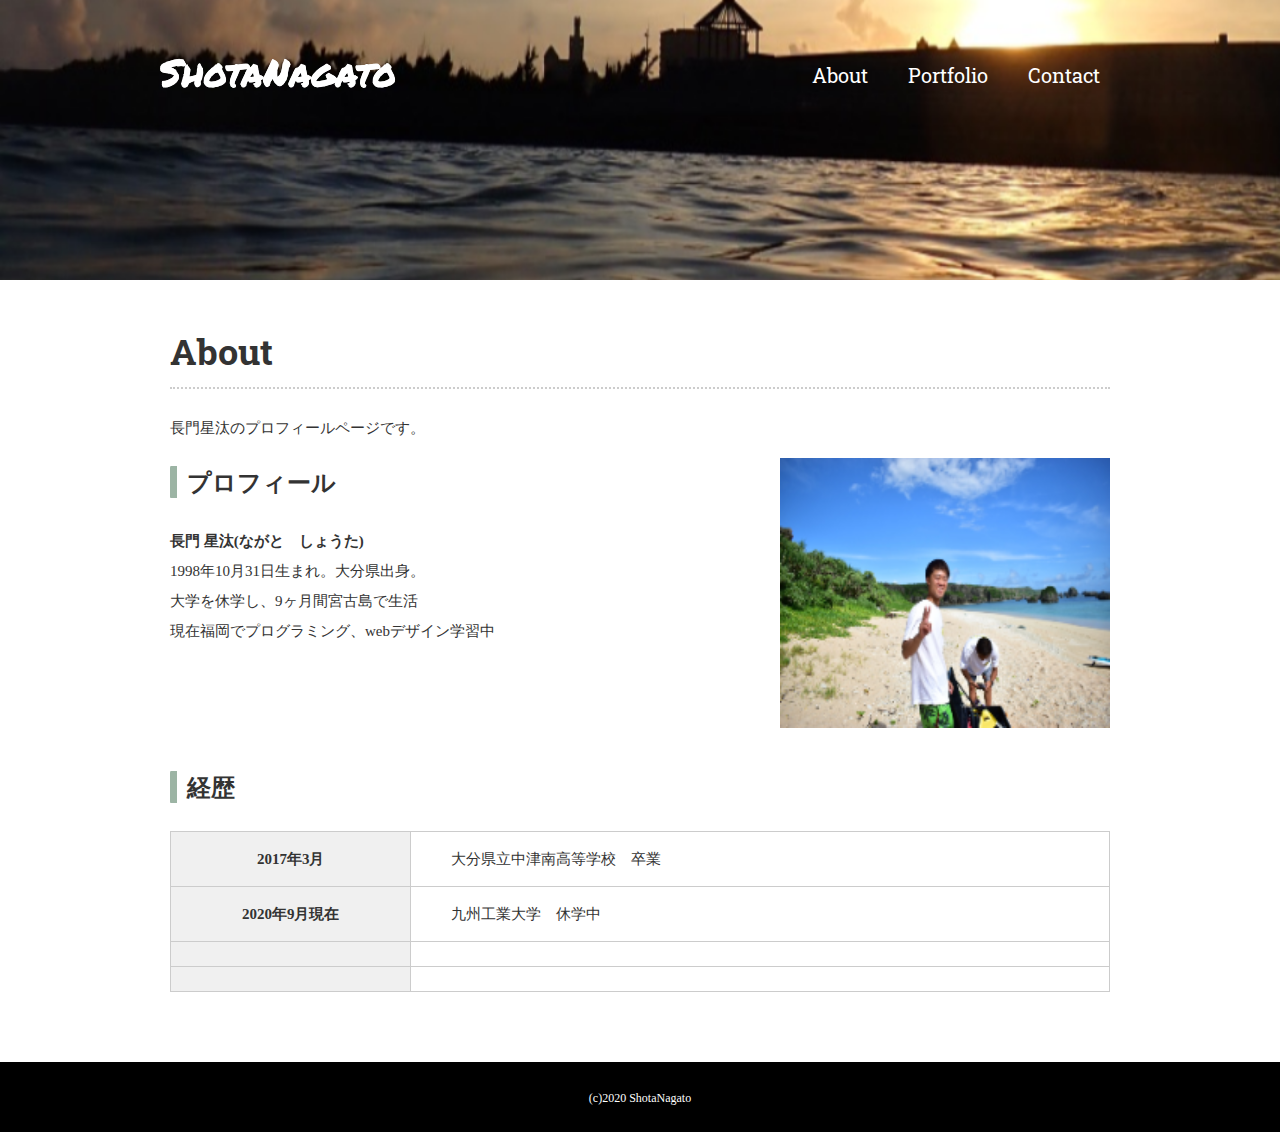
<file: about.html>
<!DOCTYPE html>
<html>
<head>
<meta charset="UTF-8">
  <meta name="viewport" content="width=device-width, initial-scale=1">
  <title>about | ShotaNagato</title>
  <link href="https://fonts.googleapis.com/css2?family=Bitter:wght@700&family=Roboto+Slab&display=swap" rel="stylesheet">
  <link href="css/style.css" rel="stylesheet">
</head>
<body id="about">
  <header>
    <div class="logo">
      <a href="index.html"><img src="image-miyako/logo.png" alt="myportfolio"></a>
    </div>
    <nav>
      <ul class="menu">
        <li><a href="about.html">About</a></li>
        <li><a href="portfolio.html">Portfolio</a></li>
        <li><a href="contact.html">Contact</a></li>
      </ul>
    </nav>
  </header>
  <div id="wrap">
    <div class="content">
      <div class="main-center">
        <h1>About</h1>
        <p>長門星汰のプロフィールページです。</p>
        <section class="profile clearfix">
          <div class="profile-txt">
           <h2 class="icon">プロフィール</h2>
            <p><span>長門 星汰(ながと　しょうた)<br></span>1998年10月31日生まれ。大分県出身。<br>大学を休学し、9ヶ月間宮古島で生活<br>現在福岡でプログラミング、webデザイン学習中</p>
          </div>
          <img src="image-miyako/profile.png" class="profile-image">
        </section>
        <section class="career">
          <h2 class="icon">経歴</h2>
          <table>
            <tr>
              <th>2017年3月</th>
              <td>大分県立中津南高等学校　卒業</td>
            </tr>
            <tr>
              <th>2020年9月現在</th>
              <td>九州工業大学　休学中</td>
            </tr>
            <tr>
              <th></th>
              <td></td>
            </tr>
            <tr>
              <th></th>
              <td></td>
            </tr>
          </table>
        </section>
      </div>
    </div>
  </div>
  <footer>
    <small>(c)2020 ShotaNagato</small>
  </footer>
</body>
</html>
</file>
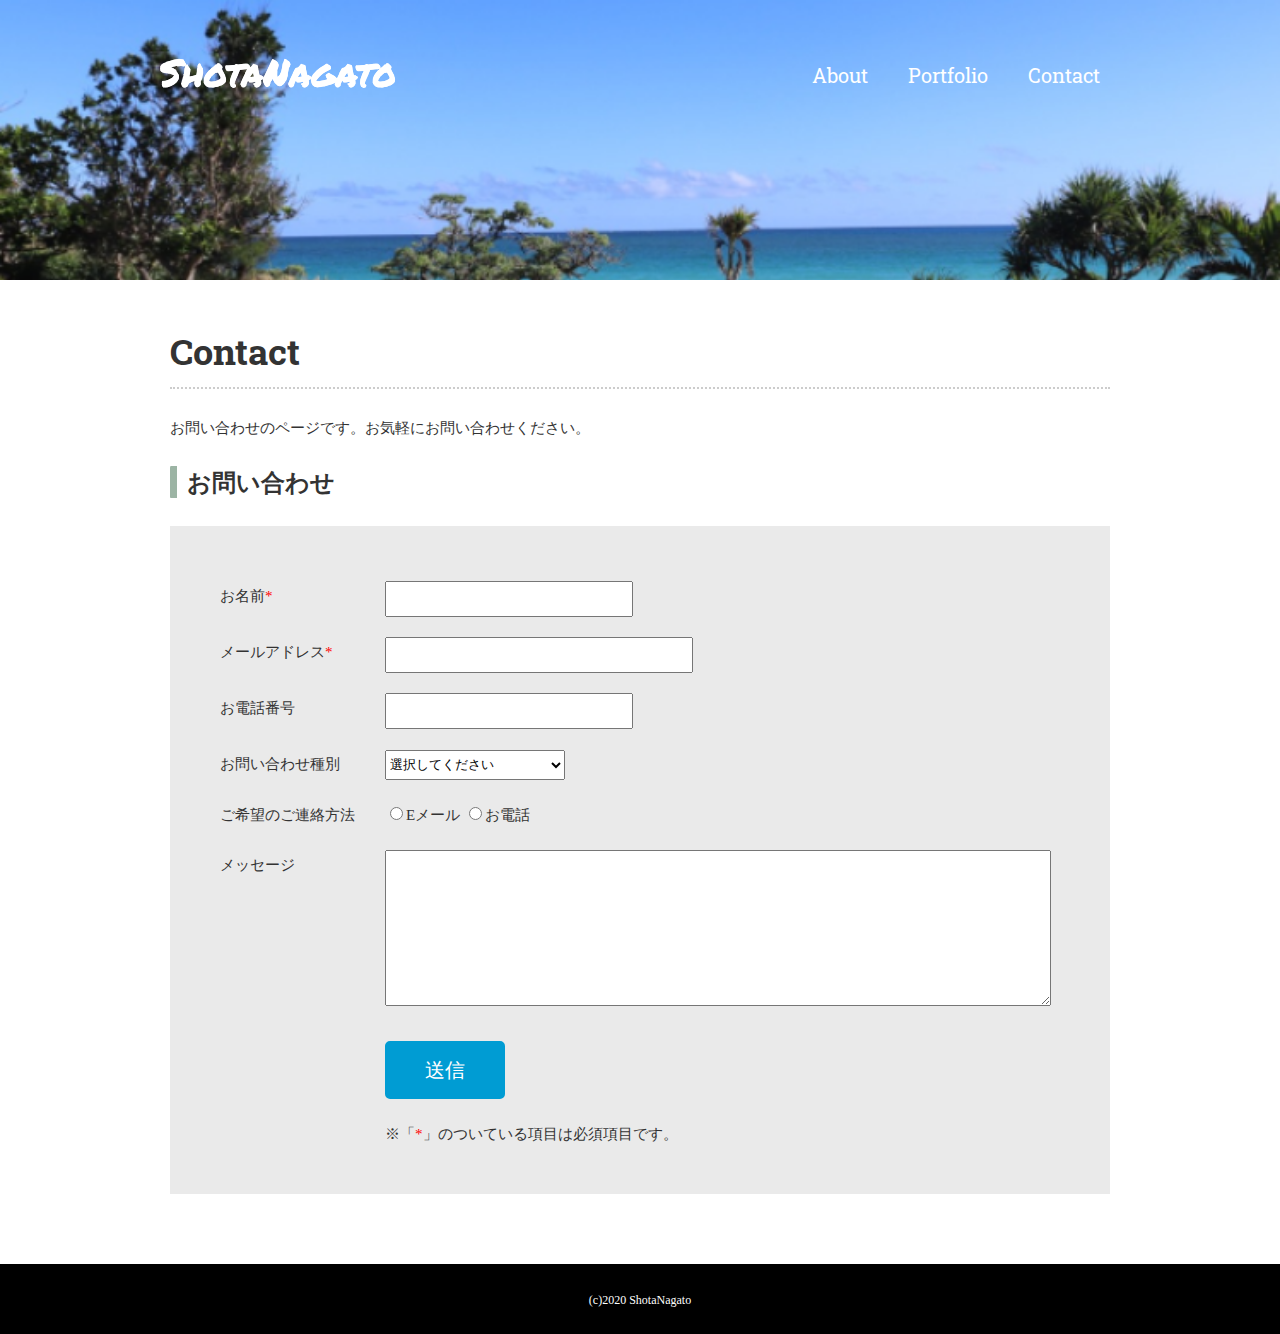
<file: contact.html>
<!DOCTYPE html>
<html>
<head>
<meta charset="UTF-8">
  <meta name="viewport" content="width=device-width, initial-scale=1">
  <title>contact | ShotaNagato</title>
  <link href="https://fonts.googleapis.com/css2?family=Bitter:wght@700&family=Roboto+Slab&display=swap" rel="stylesheet">
  <link href="css/style.css" rel="stylesheet">
</head>
<body id="contact">
  <header>
    <div class="logo">
      <a href="index.html"><img src="image-miyako/logo.png" alt="myportfolio"></a>
    </div>
    <nav>
      <ul class="menu">
        <li><a href="about.html">About</a></li>
        <li><a href="portfolio.html">Portfolio</a></li>
        <li><a href="contact.html">Contact</a></li>
      </ul>
    </nav>
  </header>
  <div id="wrap">
    <div class="content">
      <div class="main-center">
        <h1>Contact</h1>
        <p>お問い合わせのページです。お気軽にお問い合わせください。</p>
        <section>
          <h2 class="icon">お問い合わせ</h2>
          <div class="form">
            <form>
            <dl>
              <dt><span class="required">お名前</span></dt>
              <dd><input type="text" name="name" class="name" required></dd>
              <dt><span class="required">メールアドレス</span></dt>
              <dd><input type="email" name="email" class="email" required></dd>
              <dt>お電話番号</dt>
              <dd><input type="tel" name="tel" class="tel"></dd>
              <dt>お問い合わせ種別</dt>
              <dd>
                <select name="type" class="type">
                  <option value="" hidden>選択してください</option>
                  <option value="撮影のご依頼">撮影のご依頼</option>
                  <option value="web制作のご依頼">web制作のご依頼</option>
                  <option value="その他お問い合わせ">その他のお問い合わせ</option>
                </select>
              </dd>
              <dt>ご希望のご連絡方法</dt>
              <dd>
                <input type="radio" name="contact" value="Eメール">Eメール
                <input type="radio" name="contact" value="お電話">お電話
              </dd>
              <dt>メッセージ</dt>
              <dd><textarea name="message" class="message"></textarea></dd>
            </dl>
            <button type="submit" class="btn">送信</button>
            </form>
            <div class="attention">
              <p>※「<span class="required"></span>」のついている項目は必須項目です。</p>
            </div>
          </div>
        </section>
      </div>
    </div>
  </div>
  <footer>
    <small>(c)2020 ShotaNagato</small>
  </footer>
</body>
</html>
</file>
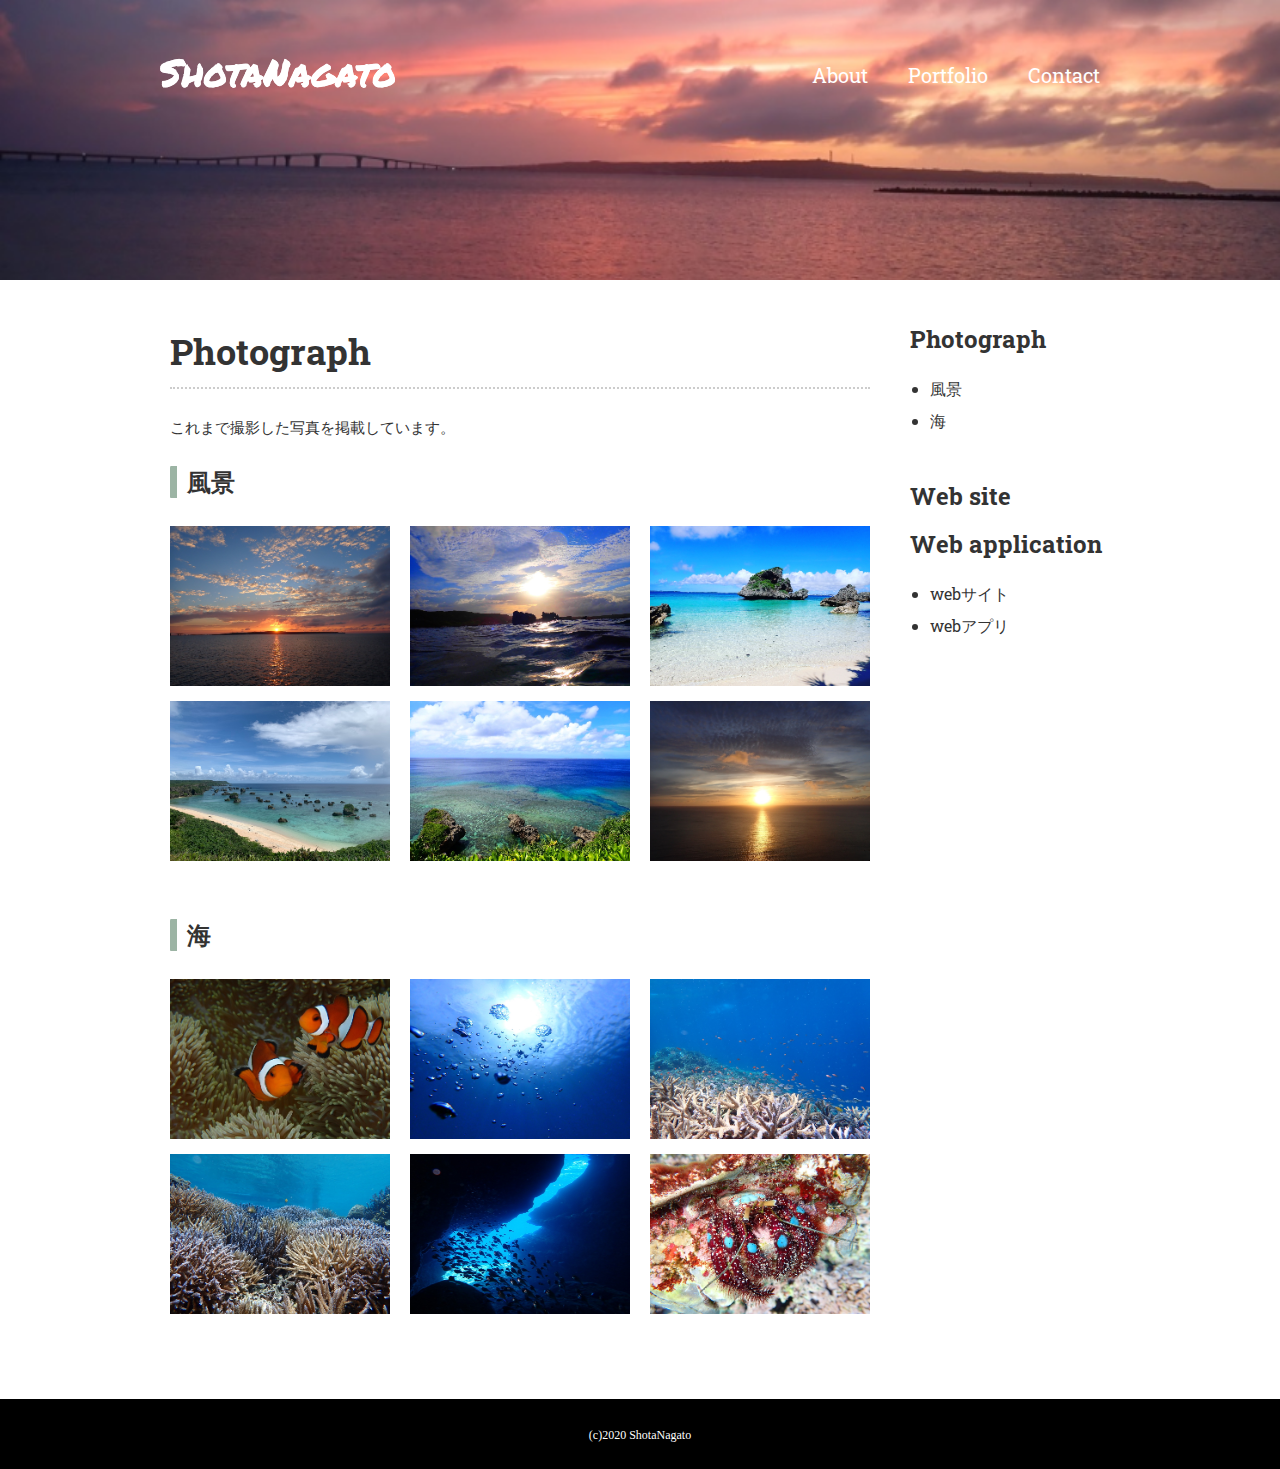
<file: photograph.html>
<!DOCTYPE html>
<html>
<head>
<meta charset="UTF-8">
  <meta name="viewport" content="width=device-width, initial-scale=1">
  <title>Photograph | ShotaNagato</title>
  <link href="https://fonts.googleapis.com/css2?family=Bitter:wght@700&family=Roboto+Slab&display=swap" rel="stylesheet">
  <link href="css/style.css" rel="stylesheet">
</head>
<body id="photograph">
  <header>
    <div class="logo">
      <a href="index.html"><img src="image-miyako/logo.png" alt="myportfolio"></a>
    </div>
    <nav>
      <ul class="menu">
        <li><a href="about.html">About</a></li>
        <li><a href="portfolio.html">Portfolio</a></li>
        <li><a href="contact.html">Contact</a></li>
      </ul>
    </nav>
  </header>
  <div id="wrap" class="clearfix">
    <div class="content">
      <div class="main">
        <h1>Photograph</h1>
        <p>これまで撮影した写真を掲載しています。</p>
        <section id="view">
          <h2 class="icon">風景</h2>
          <ul class="clearfix photograph-list">
            <li><img src="image-miyako/view1.png"></li>
            <li><img src="image-miyako/view2.png"></li>
            <li><img src="image-miyako/view3.png"></li>
            <li><img src="image-miyako/view4.png"></li>
            <li><img src="image-miyako/view5.png"></li>
            <li><img src="image-miyako/view6.png"></li>
          </ul>
        </section>
        <section id="sea">
          <h2 class="icon">海</h2>
          <ul class="clearfix photograph-list">
            <li><img src="image-miyako/sea1.png"></li>
            <li><img src="image-miyako/sea2.png"></li>
            <li><img src="image-miyako/sea3.png"></li>
            <li><img src="image-miyako/sea4.png"></li>
            <li><img src="image-miyako/sea5.png"></li>
            <li><img src="image-miyako/sea6.png"></li>
          </ul>
        </section>
      </div>
      <aside class="sidebar">
        <section>
          <h2>Photograph</h2>
          <ul>
            <li><a href="photograph.html#view">風景</a></li>
            <li><a href="photograph.html#sea">海</a></li>
          </ul>
        </section>
        <section>
          <h2>Web site<br>Web application</h2>
          <ul>
            <li><a href="web.html#site">webサイト</a></li>
            <li><a href="web.html#application">webアプリ</a></li>
          </ul>
        </section>
      </aside>
    </div>
  </div>
  <footer>
    <small>(c)2020 ShotaNagato</small>
  </footer>
</body>
</html>
</file>
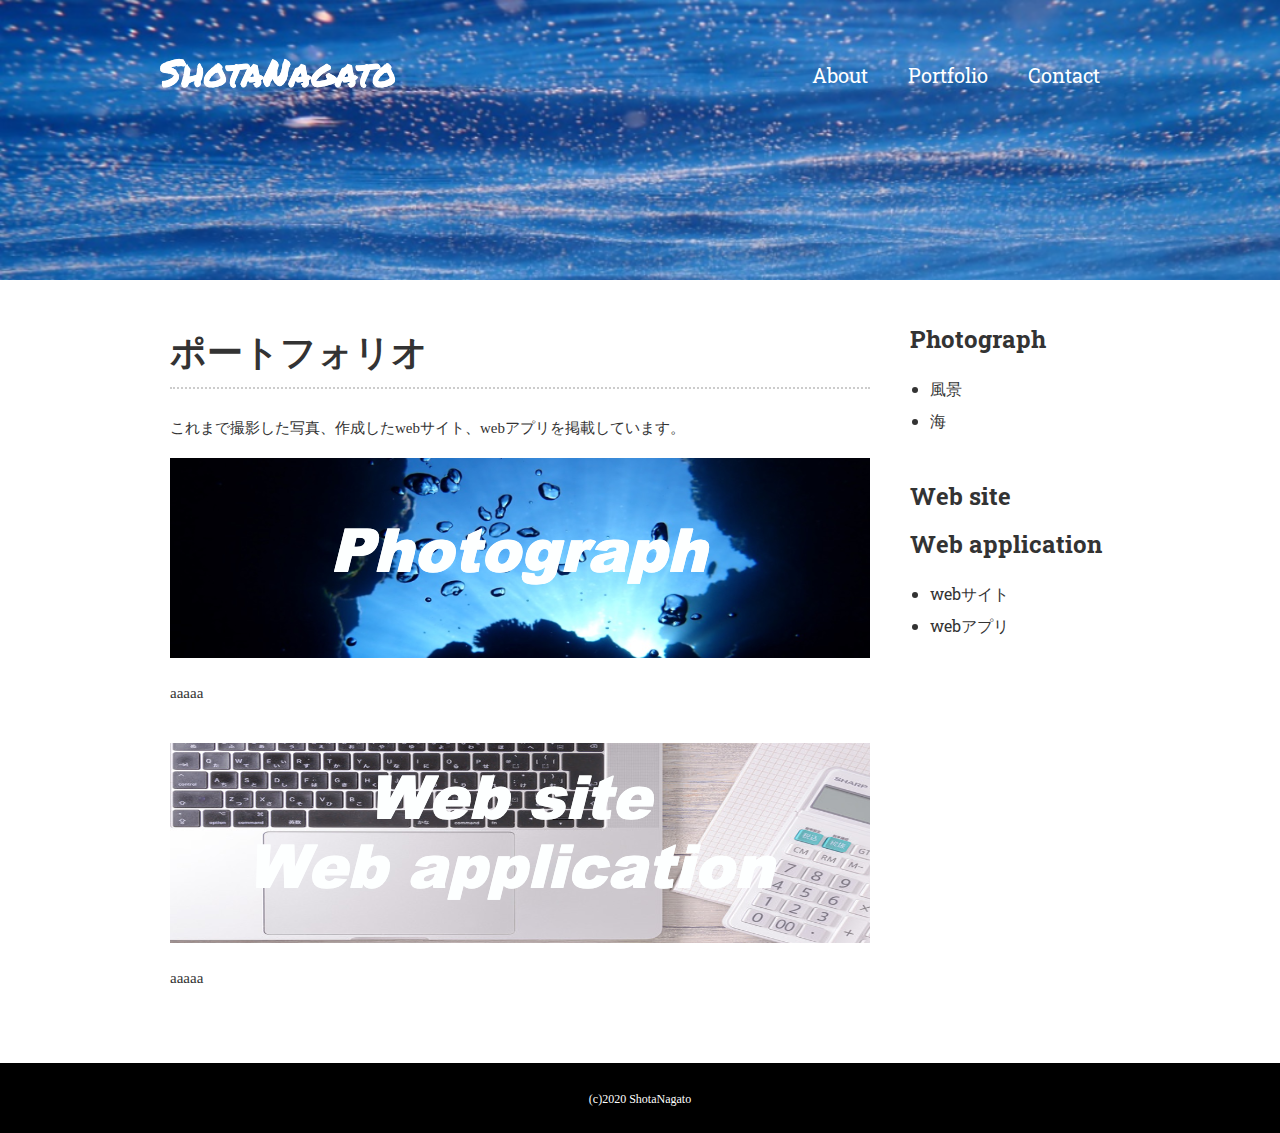
<file: portfolio.html>
<!DOCTYPE html>
<html>
<head>
<meta charset="UTF-8">
  <meta name="viewport" content="width=device-width, initial-scale=1">
  <title>portfolio | ShotaNagato</title>
  <link href="https://fonts.googleapis.com/css2?family=Bitter:wght@700&family=Roboto+Slab&display=swap" rel="stylesheet">
  <link href="css/style.css" rel="stylesheet">
</head>
<body id="portfolio">
  <header>
    <div class="logo">
      <a href="index.html"><img src="image-miyako/logo.png" alt="myportfolio"></a>
    </div>
    <nav>
      <ul class="menu">
        <li><a href="about.html">About</a></li>
        <li><a href="portfolio.html">Portfolio</a></li>
        <li><a href="contact.html">Contact</a></li>
      </ul>
    </nav>
  </header>
  <div id="wrap" class="clearfix">
    <div class="content">
      <div class="main">
        <h1>ポートフォリオ</h1>
        <p>これまで撮影した写真、作成したwebサイト、webアプリを掲載しています。</p>
        <section>
          <h2><a href="photograph.html"><img src="image-miyako/port1.png" alt="PHOTOGRAPH"></a></h2>
          <p>aaaaa</p>
        </section>
        <section>
          <h2><a href="web.html"><img src="image-miyako/port2.png" alt="PHOTOGRAPH"></a></h2>
          <p>aaaaa</p>
        </section>
      </div>
      <aside class="sidebar">
        <section>
          <h2>Photograph</h2>
          <ul>
            <li><a href="photograph.html#view">風景</a></li>
            <li><a href="photograph.html#sea">海</a></li>
          </ul>
        </section>
        <section>
          <h2>Web site<br>Web application</h2>
          <ul>
            <li><a href="web.html#site">webサイト</a></li>
            <li><a href="web.html#application">webアプリ</a></li>
          </ul>
        </section>
      </aside>
    </div>
  </div>
  <footer>
    <small>(c)2020 ShotaNagato</small>
  </footer>
</body>
</html>
</file>
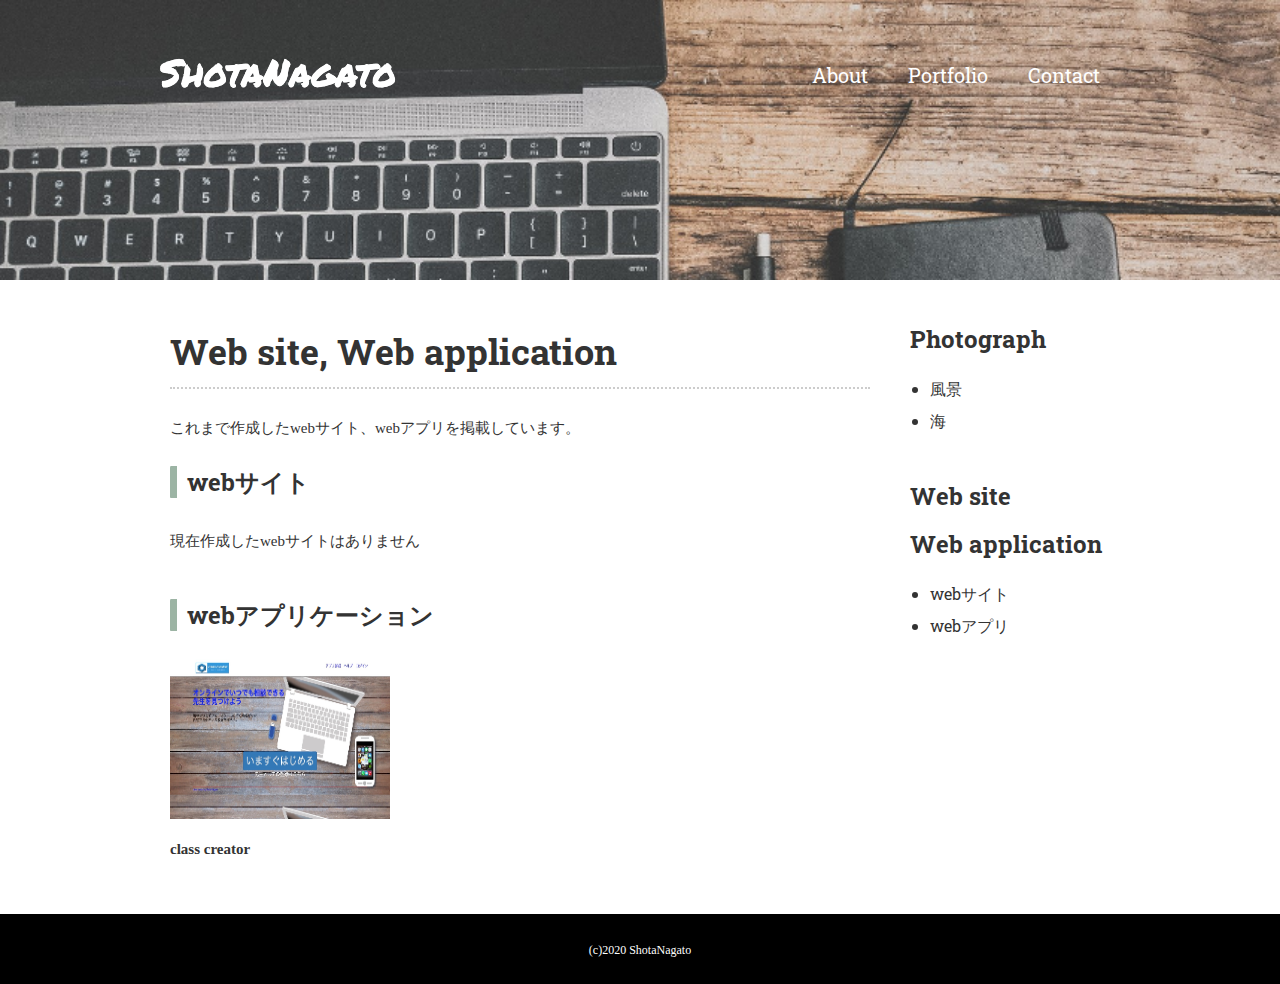
<file: web.html>
<!DOCTYPE html>
<html>
<head>
<meta charset="UTF-8">
  <meta name="viewport" content="width=device-width, initial-scale=1">
  <title>webサイト、webアプリケーション | ShotaNagato</title>
  <link href="https://fonts.googleapis.com/css2?family=Bitter:wght@700&family=Roboto+Slab&display=swap" rel="stylesheet">
  <link href="css/style.css" rel="stylesheet">
</head>
<body id="web">
  <header>
    <div class="logo">
      <a href="index.html"><img src="image-miyako/logo.png" alt="myportfolio"></a>
    </div>
    <nav>
      <ul class="menu">
        <li><a href="about.html">About</a></li>
        <li><a href="portfolio.html">Portfolio</a></li>
        <li><a href="contact.html">Contact</a></li>
      </ul>
    </nav>
  </header>
  <div id="wrap" class="clearfix">
    <div class="content">
      <div class="main">
        <h1>Web site, Web application</h1>
        <p>これまで作成したwebサイト、webアプリを掲載しています。</p>
        <section id="site">
          <h2 class="icon">webサイト</h2>
          <p>現在作成したwebサイトはありません</p>
        </section>
        <section　id="application">
          <h2 class="icon">webアプリケーション</h2>
          <ul class="clearfix web-list">
            <li><a href="https://qiita.com/ShotaNagato/items/2f3372db695a4a853eec"><img src="image-miyako/app1.png"></a></li>
          </ul>
          <p><a href="https://qiita.com/ShotaNagato/items/2f3372db695a4a853eec" class="app">class creator</a></p>
        </section>
      </div>
      <aside class="sidebar">
        <section>
          <h2>Photograph</h2>
          <ul>
            <li><a href="photograph.html#view">風景</a></li>
            <li><a href="photograph.html#sea">海</a></li>
          </ul>
        </section>
        <section>
          <h2>Web site<br>Web application</h2>
          <ul>
            <li><a href="web.html#site">webサイト</a></li>
            <li><a href="web.html#application">webアプリ</a></li>
          </ul>
        </section>
      </aside>
    </div>
  </div>
  <footer>
    <small>(c)2020 ShotaNagato</small>
  </footer>
</body>
</html>
</file>
<file: css/style.css>
@charset "uft-8";
body {
  margin: 0;
  padding: 0;
  background-color: #cccccc;
  color: #333333;
  font-size: 15px;
  line-height: 2;
}

p,h1,h2,h3,h4,h5,h6 {
  margin-top: 0;
}

img {
  vertical-align: bottom;
}

ul {
  margin: 0;
  padding: 0;
}

a {
  color: #ffffff;
  text-decoration: none;
}

a:hover {
  text-decoration: underline;
}

header {
  width: 960px;
  height: 100px;
  margin: 0 auto;
}

.logo {
  float: left;
  margin-top: 45px;
}

.menu {
  float: right;
  margin-top: 55px;
}

.menu li {
  float: left;
  margin: 0 20px;
  font-size: 20px;
  list-style: none;
  font-family: 'Roboto Slab', serif;
}

.menu li a:hover {
  border-bottom: 2px solid #ffffff;
  text-decoration: none;
}

#wrap {
  clear: both;
  background-color: #ffffff;
  margin-top: 180px;
  padding: 35px 0;
}

.content {
  width: 960px;
  margin: 0 auto;
}

footer {
  text-align: center;
  color: #ffffff;
  padding: 20px 0;
}

footer small {
  font-size: 12px;
}

#index h1 {
  font-size: 60px;
  line-height: 1.2;
  color: #ffffff;
  font-family: 'Roboto Slab', serif;
  border: none;
}

#index .content {
  margin-top: 130px;
  margin-bottom: 50px;
}

#index footer {
  width: 960px;
  margin: 0 auto;
  text-align: left;
  margin-top: 135px;
  background-color: transparent;
}

#index  {
  background-image: url(../image-miyako/back.png);
  background-repeat: no-repeat;
  background-position: center center;
  background-attachment: fixed;
  background-size: cover;
}


#about  {
  background-image: url(../image-miyako/back1.png);
  background-repeat: no-repeat;
  background-position: center top;
  background-attachment: fixed;
  background-size: 100% auto;
}

.main-center{
  width: 940px;
  margin: 0 auto;
}

h1 {
  font-family: 'Roboto Slab', serif;
  font-size: 36px;
  border-bottom: 2px dotted #cccccc;
}

h2 {
  font-family: 'Roboto Slab', serif;
  font-size: 24px;
}

.icon:before {
  content: "";
  padding-right: 10px;
  border-left: 7px solid #9cb4a4;
  border-radius: 5%;
}

#about .profile-txt {
  width: 560px;
  float:left;
}

#about .profile-txt span {
  font-weight: bold;
}

#about .profile-image {
  float: right;
}

.clearfix:after {
  content:"";
  display: block;
  clear: both;
}

section {
  margin-bottom: 35px;
}

#about .career th {
  width: 240px;
  background-color: #f0f0f0;
  padding: 12px 0;
  border: 1px solid #cccccc;
}

#about .career td {
  width: 660px;
  padding: 12px 0 12px 40px;
  border: 1px solid #cccccc;
}

table {
  border-spacing: 0;
  border-collapse: collapse;
}

footer {
  background-color: #000;
}

#index #wrap {
  background-color: transparent;
  margin-top: 0;
  padding: 0;
}

#portfolio  {
  background-image: url(../image-miyako/back2.png);
  background-repeat: no-repeat;
  background-position: center top;
  background-attachment: fixed;
  background-size: 100% auto;
}


.main {
  width: 700px;
  margin: 0 10px;
  float: left;
}

.sidebar {
  width: 200px;
  margin: 0 10px 0 30px;
  float: right;
  font-family: 'Roboto Slab', serif;
}

a img:hover {
  opacity: 0.8;
}

.sidebar h2 {
  margin-bottom: 10px;
}

.sidebar ul {
  font-size: 16px;
  margin-left: 20px;
}

.sidebar ul a {
  color: #333333;
}

#photograph  {
  background-image: url(../image-miyako/back3.png);
  background-repeat: no-repeat;
  background-position: center top;
  background-attachment: fixed;
  background-size: 100% auto;
}

#photograph .photograph-list li {
  float: left;
  list-style: none;
  margin: 0 20px 15px 0;
}

#photograph .photograph-list li:nth-child(3n) {
  margin-right: 0;
}

#web  {
  background-image: url(../image-miyako/back4.png);
  background-repeat: no-repeat;
  background-position: center top;
  background-attachment: fixed;
  background-size: 100% auto;
}

.app {
  color: #333333;
  list-style: none;
  font-weight: bold;
}

#web .web-list li {
  float: left;
  list-style: none;
  margin: 0 20px 15px 0;
}

#contact  {
  background-image: url(../image-miyako/back5.png);
  background-repeat: no-repeat;
  background-position: center top;
  background-attachment: fixed;
  background-size: 100% auto;
}

#contact .form {
  background-color: #eaeaea;
  padding: 30px 50px;
}

#contact .form dl dt {
  width: 165px;
  padding: 10px 0;
  float: left;
  clear: both;
}

#contact .form dl dd {
  padding: 10px 0;
}



#contact .form .name {
  width: 240px;
  height: 30px;
}

#contact .form .email {
  width: 300px;
  height: 30px;
}

#contact .form .tel {
  width: 240px;
  height: 30px;
}

#contact .form .type {
  width: 180px;
  height: 30px;
}

#contact .form .message {
  width: 660px;
  height: 150px;
}

#contact .form button {
  background-color: #009cd3;
  color: #ffffff;
  font-size: 20px;
  width: 120px;
  display: block;
  text-align: center;
  line-height: 50px;
  border-radius: 5px;
  border: 3px solid #009cd3;
  margin-left: 165px;
}

#contact .form button:hover {
  background-color: #ffffff;
  color: #009cd3;
}

#contact .form .required:after {
  content: "*";
  color: #ff0000;
}

#contact .form .attention {
  margin: 20px 0 0 165px;
}

@media screen and (max-width:600px) {
  body {
    font-size: 3.5vw;
  }
  
  h1 {
    font-size: 7.2vw;
  }
  
  h2 {
    font-size: 6vw;
  }
  
  header {
    width: auto;
    margin: 0 5%;
  }
  
  .logo {
    float: none;
    margin-top: 60px;
    text-align: center;
  }
  
  .menu {
    float: none;
    margin-top: 40px;
    text-align: center;
  }
  
  .menu li {
    display: inline;
    float: none;
    margin: 0 8px;
  }
  
  #wrap {
    margin-top: 40px;
    padding: 35px 0 0;
  }
  
  .content {
    width: 100%;
  }
  
  .main {
    float: none;
    width: auto;
    margin: 0 5%;
  }
  
  h2 img {
    width: 100%;
  }
  
  #about  {
  background-image: url(../image-miyako/back1-1.png);
  }
  
  #about .profile-image {
    float: none;
  }
  
  #about .profile-txt {
    float: none;
  }
  
  table {
    width: 100%;
  }
  
  #about .career td {
    width: 80%;
  }
  
  #about .career th {
    width: 20%;
  }
  
  .sidebar {
    float: none;
    width: auto;
    margin: 0;
    padding: 30px 10% 10px;
    background-color: #f7f6f4;
   }
  
  #portfolio  {
    background-image: url(../image-miyako/back2-1.png);
  }
  
  #contact .form dl dt {
    float: none;
  }
  
  #contact .form dd {
    margin-left: 5px;
  }
  
  #contact .form button {
    margin-left: 5px;
  }
  
}
</file>
